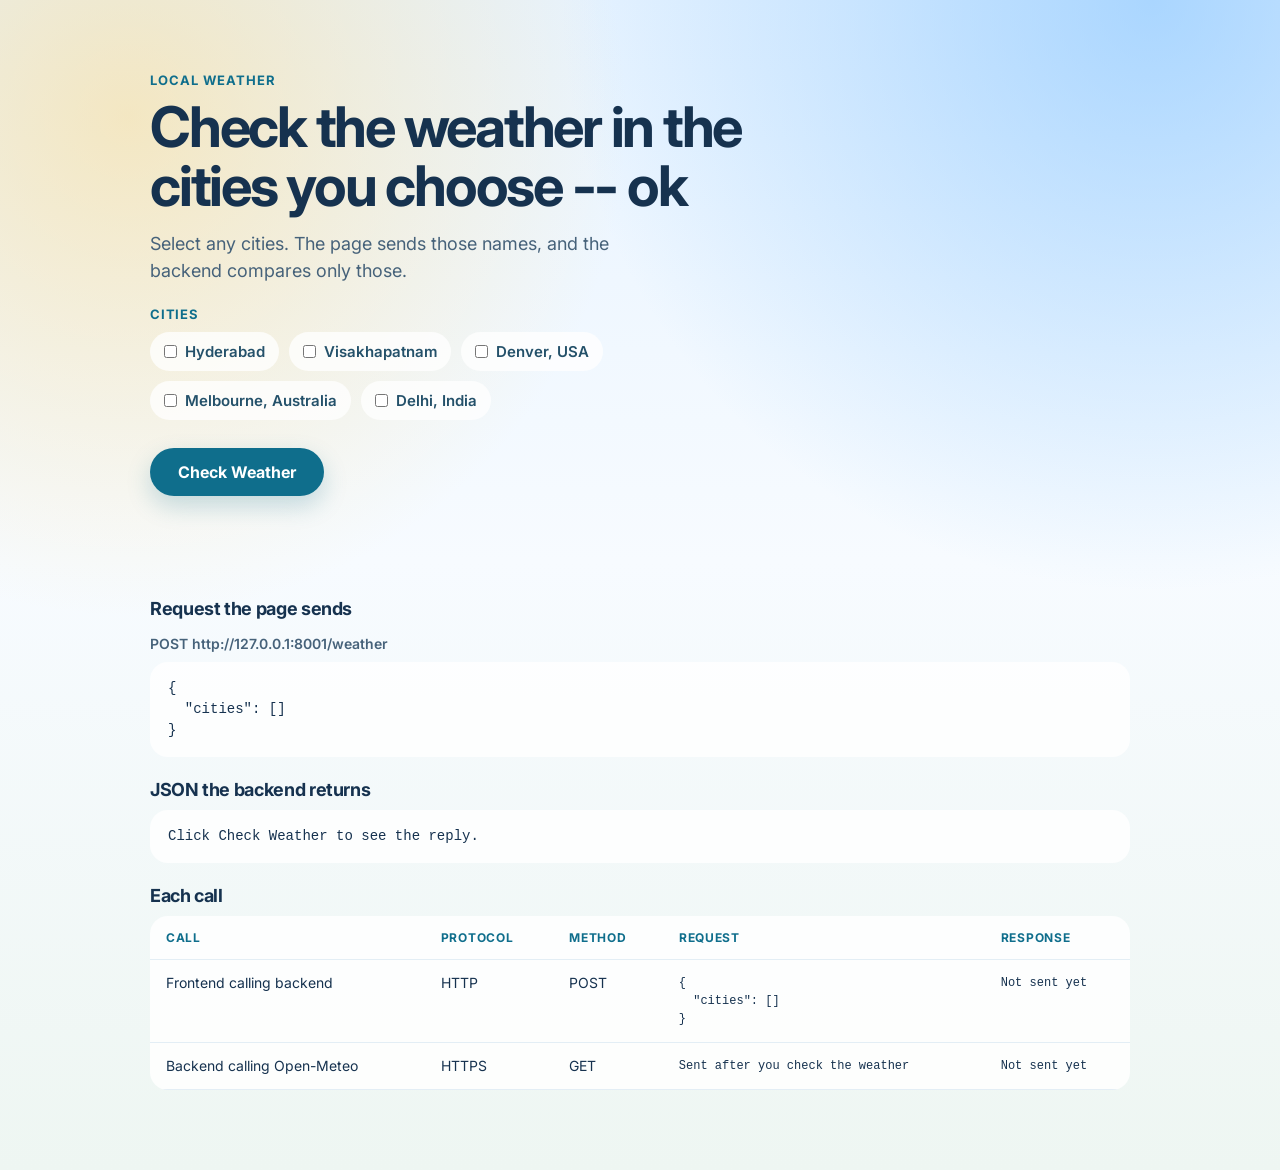
<file: weather/frontend/index.html>
<!DOCTYPE html>
<html lang="en">
<head>
    <meta charset="UTF-8">
    <meta http-equiv="refresh" content="0; url=weather.html">
    <title>Weather</title>
</head>
<body>
    <p><a href="weather.html">Open the weather page</a></p>
</body>
</html>
</file>
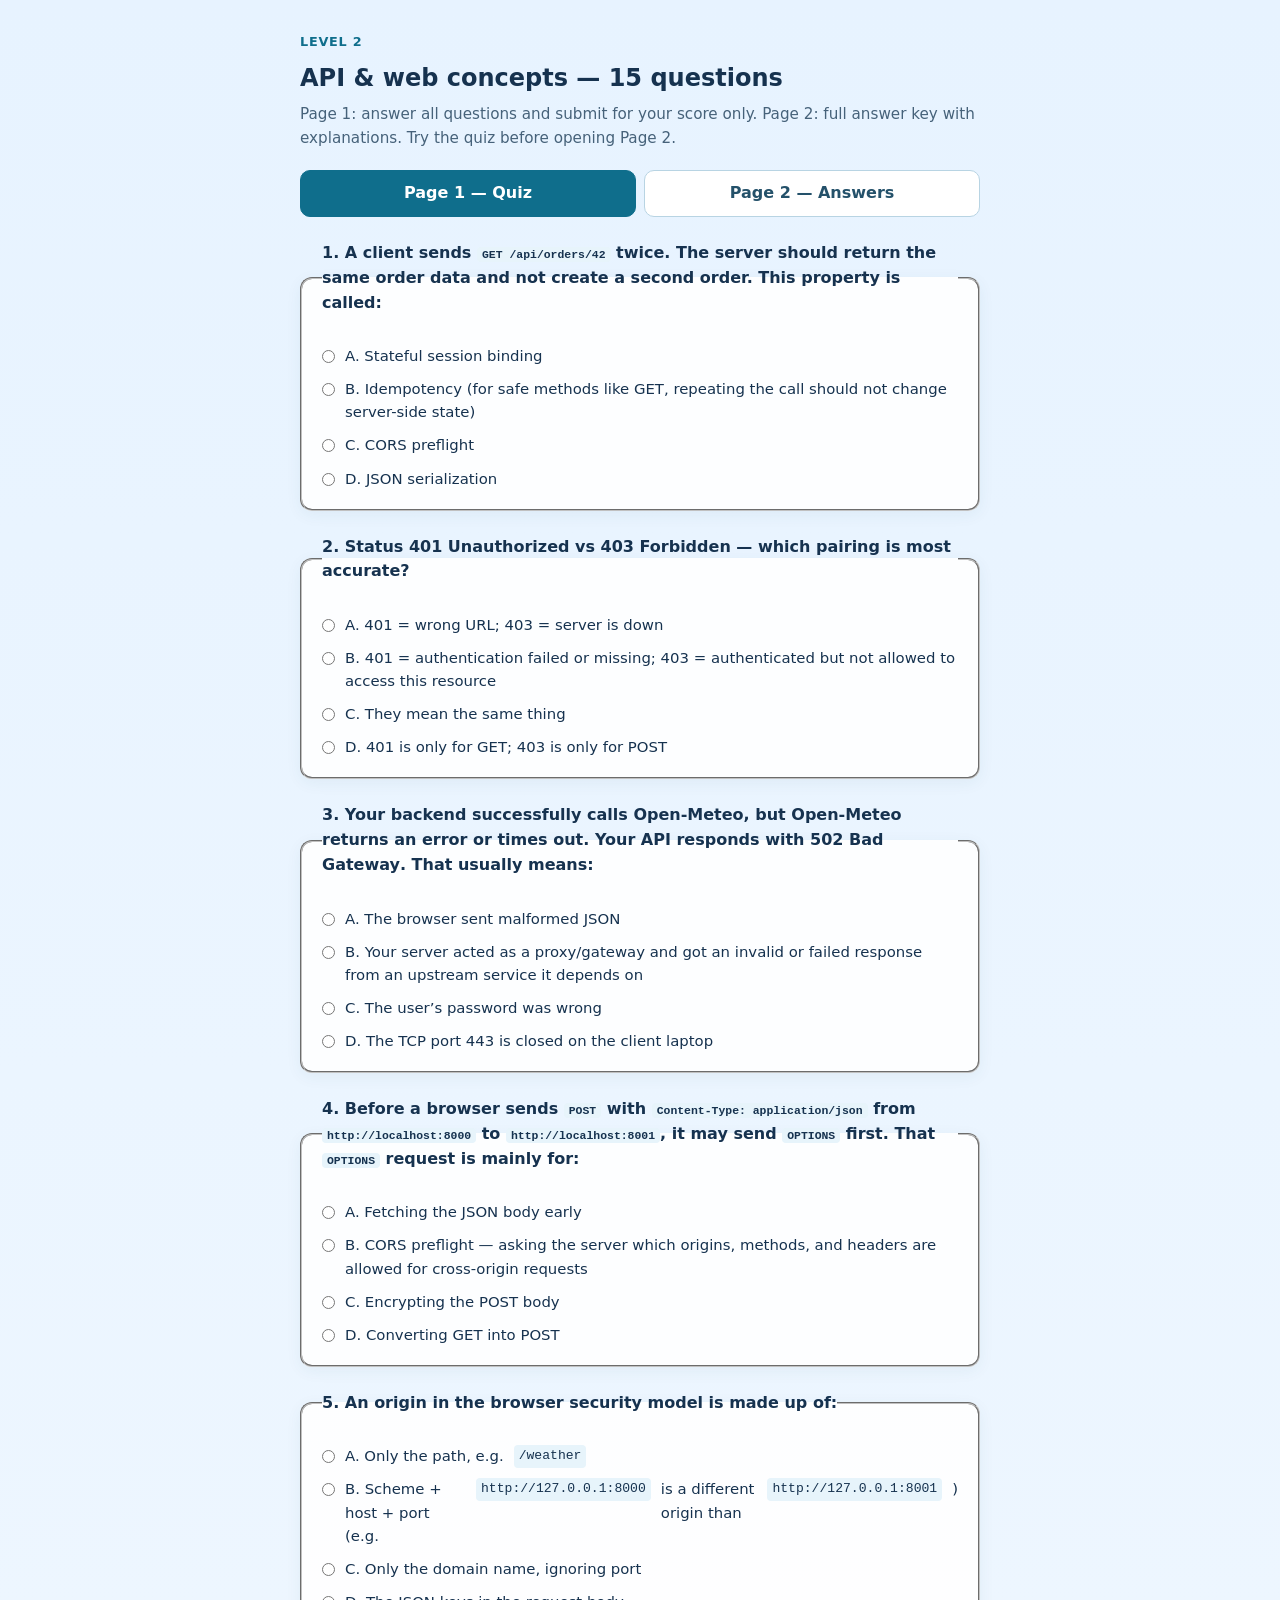
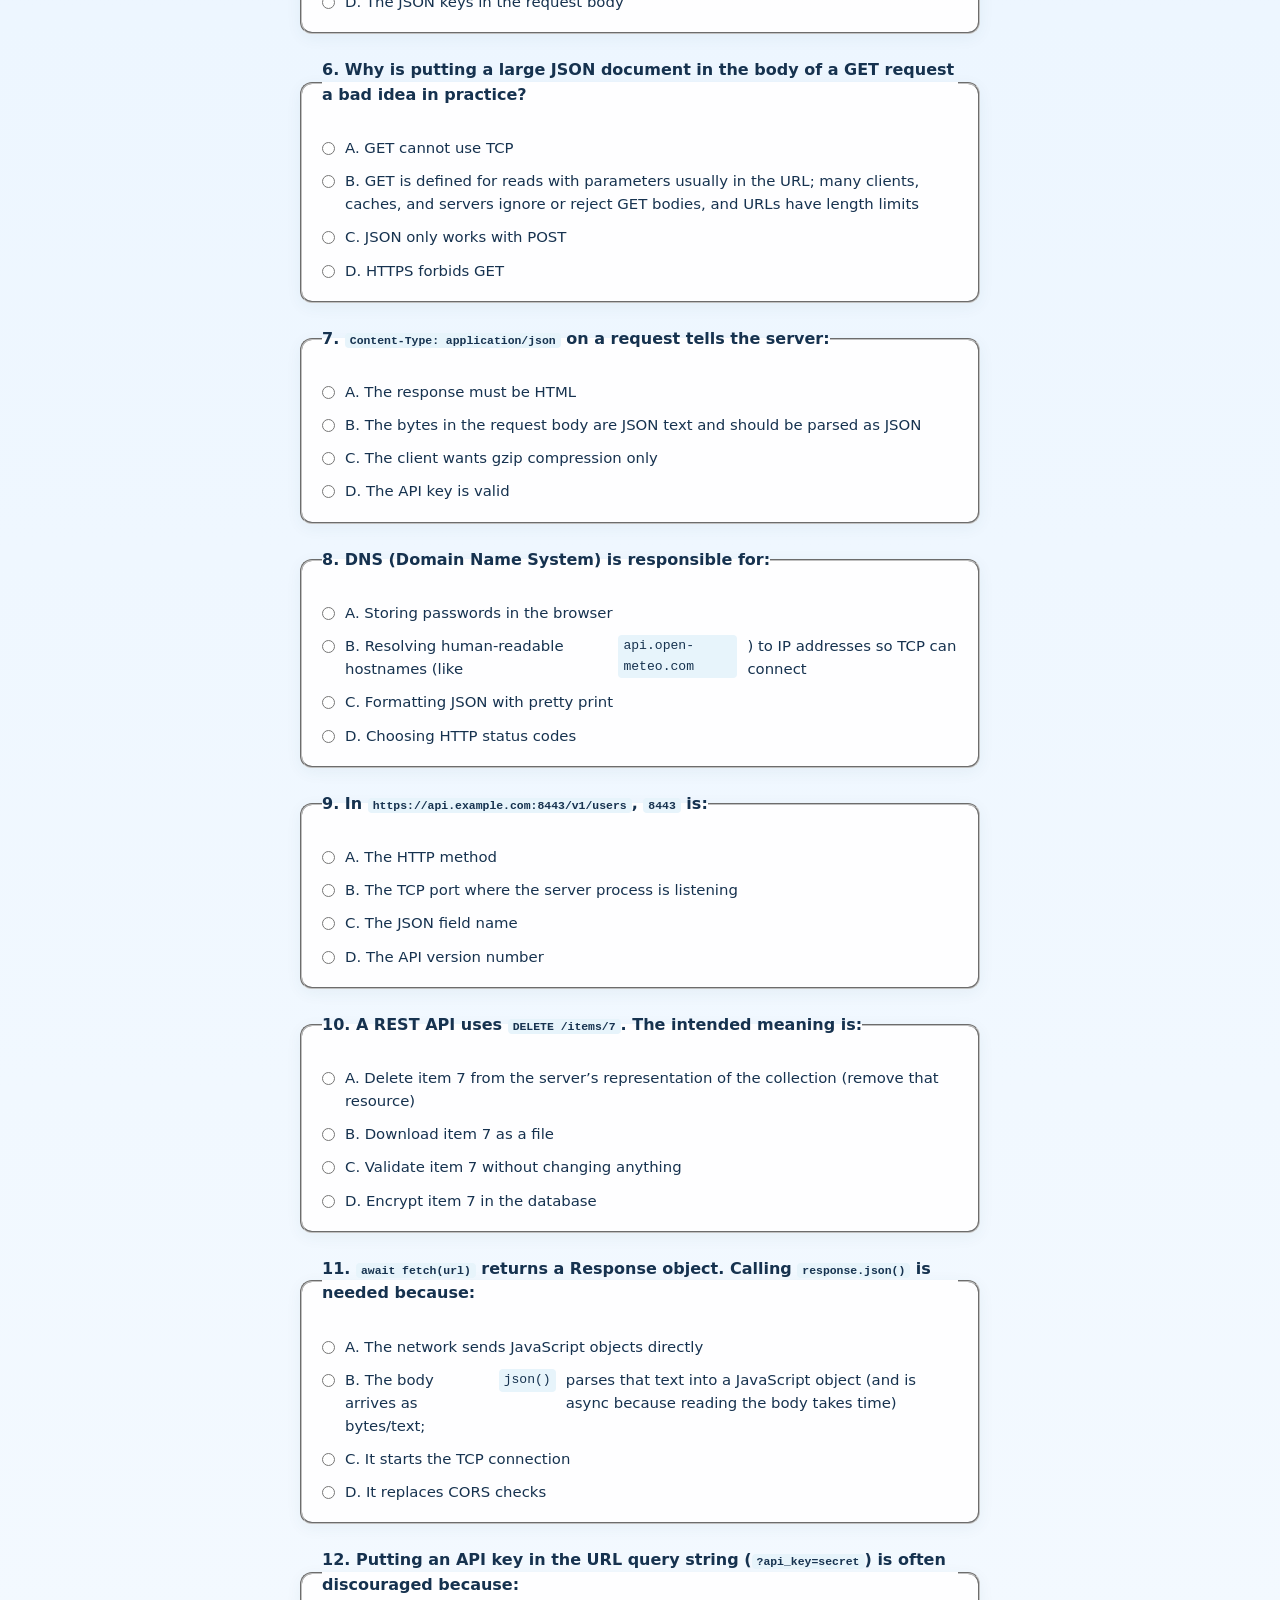
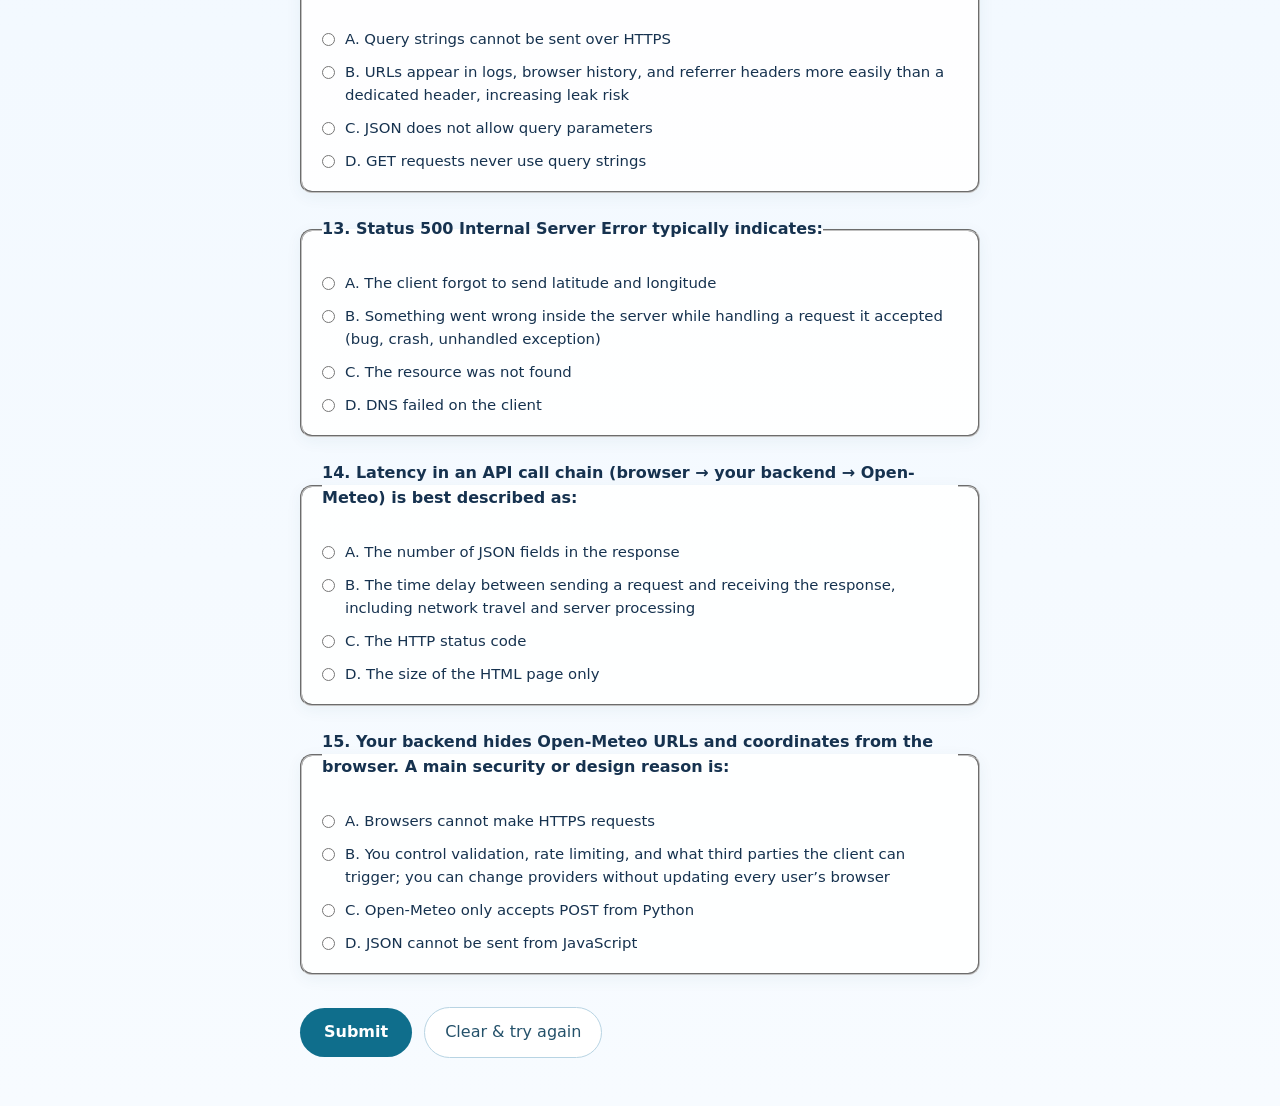
<file: api-concepts-quiz-2.html>
<!DOCTYPE html>
<html lang="en">
<head>
    <meta charset="UTF-8">
    <meta name="viewport" content="width=device-width, initial-scale=1.0">
    <title>API &amp; Web Concepts Quiz — Level 2</title>
    <style>
        * { box-sizing: border-box; margin: 0; padding: 0; }
        body {
            font-family: system-ui, -apple-system, "Segoe UI", sans-serif;
            line-height: 1.55;
            color: #16324f;
            background: linear-gradient(180deg, #e7f3ff 0%, #f7fbff 100%);
            min-height: 100vh;
            padding: 32px 16px 48px;
        }
        .wrap { max-width: 680px; margin: 0 auto; }
        h1 { font-size: 1.5rem; margin-bottom: 6px; }
        .level { color: #0f6e8c; font-size: 0.8rem; font-weight: 700; text-transform: uppercase; letter-spacing: 0.06em; margin-bottom: 8px; }
        .intro { color: #46627a; font-size: 0.95rem; margin-bottom: 20px; }
        .pager {
            display: flex;
            gap: 8px;
            margin-bottom: 24px;
        }
        .pager button {
            flex: 1;
            padding: 10px 16px;
            border: 1px solid #b8d4e3;
            border-radius: 10px;
            background: #fff;
            color: #24516a;
            font: inherit;
            font-weight: 600;
            cursor: pointer;
        }
        .pager button.active {
            background: #0f6e8c;
            border-color: #0f6e8c;
            color: #fff;
        }
        .page { display: none; }
        .page.active { display: block; }
        form { display: flex; flex-direction: column; gap: 24px; }
        .question {
            background: rgba(255, 255, 255, 0.92);
            border-radius: 12px;
            padding: 18px 20px;
            box-shadow: 0 4px 16px rgba(40, 80, 110, 0.06);
        }
        .question legend { font-weight: 600; margin-bottom: 12px; padding: 0; }
        .options { display: flex; flex-direction: column; gap: 10px; }
        .options label {
            display: flex;
            align-items: flex-start;
            gap: 10px;
            cursor: pointer;
            font-size: 0.93rem;
        }
        .options input { margin-top: 5px; flex-shrink: 0; }
        .actions {
            margin-top: 8px;
            display: flex;
            flex-wrap: wrap;
            gap: 12px;
            align-items: center;
        }
        button[type="submit"] {
            padding: 12px 24px;
            border: 0;
            border-radius: 999px;
            background: #0f6e8c;
            color: #fff;
            font: inherit;
            font-weight: 600;
            cursor: pointer;
        }
        button[type="submit"]:hover { background: #0c5b74; }
        button[type="reset"] {
            padding: 12px 20px;
            border: 1px solid #b8d4e3;
            border-radius: 999px;
            background: #fff;
            color: #24516a;
            font: inherit;
            cursor: pointer;
        }
        #result {
            display: none;
            margin-top: 20px;
            padding: 20px;
            border-radius: 12px;
            background: #fff;
            font-size: 1.1rem;
            font-weight: 600;
        }
        #result.visible { display: block; }
        #result .correct { color: #1a6b3a; }
        #result .wrong { color: #8a3b3b; }
        #result .hint {
            margin-top: 10px;
            font-size: 0.85rem;
            font-weight: 400;
            color: #5d7690;
        }
        .answer-list { display: flex; flex-direction: column; gap: 20px; }
        .answer-item {
            background: rgba(255, 255, 255, 0.92);
            border-radius: 12px;
            padding: 18px 20px;
            box-shadow: 0 4px 16px rgba(40, 80, 110, 0.06);
        }
        .answer-item h2 {
            font-size: 1rem;
            margin-bottom: 8px;
        }
        .answer-item .letter {
            display: inline-block;
            font-weight: 700;
            color: #0f6e8c;
            margin-right: 6px;
        }
        .answer-item p { font-size: 0.92rem; color: #3d5569; }
        code { font-size: 0.88em; background: #e7f4fb; padding: 1px 5px; border-radius: 4px; }
    </style>
</head>
<body>
    <div class="wrap">
        <p class="level">Level 2</p>
        <h1>API &amp; web concepts — 15 questions</h1>
        <p class="intro">Page 1: answer all questions and submit for your score only. Page 2: full answer key with explanations. Try the quiz before opening Page 2.</p>

        <nav class="pager" aria-label="Quiz pages">
            <button type="button" id="tab-quiz" class="active" aria-current="page">Page 1 — Quiz</button>
            <button type="button" id="tab-answers">Page 2 — Answers</button>
        </nav>

        <section id="page-quiz" class="page active" aria-labelledby="tab-quiz">
            <form id="quiz">
                <fieldset class="question">
                    <legend>1. A client sends <code>GET /api/orders/42</code> twice. The server should return the same order data and not create a second order. This property is called:</legend>
                    <div class="options">
                        <label><input type="radio" name="q1" value="A"> A. Stateful session binding</label>
                        <label><input type="radio" name="q1" value="B"> B. Idempotency (for safe methods like GET, repeating the call should not change server-side state)</label>
                        <label><input type="radio" name="q1" value="C"> C. CORS preflight</label>
                        <label><input type="radio" name="q1" value="D"> D. JSON serialization</label>
                    </div>
                </fieldset>

                <fieldset class="question">
                    <legend>2. Status <strong>401 Unauthorized</strong> vs <strong>403 Forbidden</strong> — which pairing is most accurate?</legend>
                    <div class="options">
                        <label><input type="radio" name="q2" value="A"> A. 401 = wrong URL; 403 = server is down</label>
                        <label><input type="radio" name="q2" value="B"> B. 401 = authentication failed or missing; 403 = authenticated but not allowed to access this resource</label>
                        <label><input type="radio" name="q2" value="C"> C. They mean the same thing</label>
                        <label><input type="radio" name="q2" value="D"> D. 401 is only for GET; 403 is only for POST</label>
                    </div>
                </fieldset>

                <fieldset class="question">
                    <legend>3. Your backend successfully calls Open-Meteo, but Open-Meteo returns an error or times out. Your API responds with <strong>502 Bad Gateway</strong>. That usually means:</legend>
                    <div class="options">
                        <label><input type="radio" name="q3" value="A"> A. The browser sent malformed JSON</label>
                        <label><input type="radio" name="q3" value="B"> B. Your server acted as a proxy/gateway and got an invalid or failed response from an upstream service it depends on</label>
                        <label><input type="radio" name="q3" value="C"> C. The user’s password was wrong</label>
                        <label><input type="radio" name="q3" value="D"> D. The TCP port 443 is closed on the client laptop</label>
                    </div>
                </fieldset>

                <fieldset class="question">
                    <legend>4. Before a browser sends <code>POST</code> with <code>Content-Type: application/json</code> from <code>http://localhost:8000</code> to <code>http://localhost:8001</code>, it may send <code>OPTIONS</code> first. That <code>OPTIONS</code> request is mainly for:</legend>
                    <div class="options">
                        <label><input type="radio" name="q4" value="A"> A. Fetching the JSON body early</label>
                        <label><input type="radio" name="q4" value="B"> B. CORS preflight — asking the server which origins, methods, and headers are allowed for cross-origin requests</label>
                        <label><input type="radio" name="q4" value="C"> C. Encrypting the POST body</label>
                        <label><input type="radio" name="q4" value="D"> D. Converting GET into POST</label>
                    </div>
                </fieldset>

                <fieldset class="question">
                    <legend>5. An <strong>origin</strong> in the browser security model is made up of:</legend>
                    <div class="options">
                        <label><input type="radio" name="q5" value="A"> A. Only the path, e.g. <code>/weather</code></label>
                        <label><input type="radio" name="q5" value="B"> B. Scheme + host + port (e.g. <code>http://127.0.0.1:8000</code> is a different origin than <code>http://127.0.0.1:8001</code>)</label>
                        <label><input type="radio" name="q5" value="C"> C. Only the domain name, ignoring port</label>
                        <label><input type="radio" name="q5" value="D"> D. The JSON keys in the request body</label>
                    </div>
                </fieldset>

                <fieldset class="question">
                    <legend>6. Why is putting a large JSON document in the body of a <strong>GET</strong> request a bad idea in practice?</legend>
                    <div class="options">
                        <label><input type="radio" name="q6" value="A"> A. GET cannot use TCP</label>
                        <label><input type="radio" name="q6" value="B"> B. GET is defined for reads with parameters usually in the URL; many clients, caches, and servers ignore or reject GET bodies, and URLs have length limits</label>
                        <label><input type="radio" name="q6" value="C"> C. JSON only works with POST</label>
                        <label><input type="radio" name="q6" value="D"> D. HTTPS forbids GET</label>
                    </div>
                </fieldset>

                <fieldset class="question">
                    <legend>7. <code>Content-Type: application/json</code> on a request tells the server:</legend>
                    <div class="options">
                        <label><input type="radio" name="q7" value="A"> A. The response must be HTML</label>
                        <label><input type="radio" name="q7" value="B"> B. The bytes in the request body are JSON text and should be parsed as JSON</label>
                        <label><input type="radio" name="q7" value="C"> C. The client wants gzip compression only</label>
                        <label><input type="radio" name="q7" value="D"> D. The API key is valid</label>
                    </div>
                </fieldset>

                <fieldset class="question">
                    <legend>8. DNS (Domain Name System) is responsible for:</legend>
                    <div class="options">
                        <label><input type="radio" name="q8" value="A"> A. Storing passwords in the browser</label>
                        <label><input type="radio" name="q8" value="B"> B. Resolving human-readable hostnames (like <code>api.open-meteo.com</code>) to IP addresses so TCP can connect</label>
                        <label><input type="radio" name="q8" value="C"> C. Formatting JSON with pretty print</label>
                        <label><input type="radio" name="q8" value="D"> D. Choosing HTTP status codes</label>
                    </div>
                </fieldset>

                <fieldset class="question">
                    <legend>9. In <code>https://api.example.com:8443/v1/users</code>, <code>8443</code> is:</legend>
                    <div class="options">
                        <label><input type="radio" name="q9" value="A"> A. The HTTP method</label>
                        <label><input type="radio" name="q9" value="B"> B. The TCP port where the server process is listening</label>
                        <label><input type="radio" name="q9" value="C"> C. The JSON field name</label>
                        <label><input type="radio" name="q9" value="D"> D. The API version number</label>
                    </div>
                </fieldset>

                <fieldset class="question">
                    <legend>10. A REST API uses <code>DELETE /items/7</code>. The intended meaning is:</legend>
                    <div class="options">
                        <label><input type="radio" name="q10" value="A"> A. Delete item 7 from the server’s representation of the collection (remove that resource)</label>
                        <label><input type="radio" name="q10" value="B"> B. Download item 7 as a file</label>
                        <label><input type="radio" name="q10" value="C"> C. Validate item 7 without changing anything</label>
                        <label><input type="radio" name="q10" value="D"> D. Encrypt item 7 in the database</label>
                    </div>
                </fieldset>

                <fieldset class="question">
                    <legend>11. <code>await fetch(url)</code> returns a Response object. Calling <code>response.json()</code> is needed because:</legend>
                    <div class="options">
                        <label><input type="radio" name="q11" value="A"> A. The network sends JavaScript objects directly</label>
                        <label><input type="radio" name="q11" value="B"> B. The body arrives as bytes/text; <code>json()</code> parses that text into a JavaScript object (and is async because reading the body takes time)</label>
                        <label><input type="radio" name="q11" value="C"> C. It starts the TCP connection</label>
                        <label><input type="radio" name="q11" value="D"> D. It replaces CORS checks</label>
                    </div>
                </fieldset>

                <fieldset class="question">
                    <legend>12. Putting an API key in the URL query string (<code>?api_key=secret</code>) is often discouraged because:</legend>
                    <div class="options">
                        <label><input type="radio" name="q12" value="A"> A. Query strings cannot be sent over HTTPS</label>
                        <label><input type="radio" name="q12" value="B"> B. URLs appear in logs, browser history, and referrer headers more easily than a dedicated header, increasing leak risk</label>
                        <label><input type="radio" name="q12" value="C"> C. JSON does not allow query parameters</label>
                        <label><input type="radio" name="q12" value="D"> D. GET requests never use query strings</label>
                    </div>
                </fieldset>

                <fieldset class="question">
                    <legend>13. Status <strong>500 Internal Server Error</strong> typically indicates:</legend>
                    <div class="options">
                        <label><input type="radio" name="q13" value="A"> A. The client forgot to send latitude and longitude</label>
                        <label><input type="radio" name="q13" value="B"> B. Something went wrong inside the server while handling a request it accepted (bug, crash, unhandled exception)</label>
                        <label><input type="radio" name="q13" value="C"> C. The resource was not found</label>
                        <label><input type="radio" name="q13" value="D"> D. DNS failed on the client</label>
                    </div>
                </fieldset>

                <fieldset class="question">
                    <legend>14. <strong>Latency</strong> in an API call chain (browser → your backend → Open-Meteo) is best described as:</legend>
                    <div class="options">
                        <label><input type="radio" name="q14" value="A"> A. The number of JSON fields in the response</label>
                        <label><input type="radio" name="q14" value="B"> B. The time delay between sending a request and receiving the response, including network travel and server processing</label>
                        <label><input type="radio" name="q14" value="C"> C. The HTTP status code</label>
                        <label><input type="radio" name="q14" value="D"> D. The size of the HTML page only</label>
                    </div>
                </fieldset>

                <fieldset class="question">
                    <legend>15. Your backend hides Open-Meteo URLs and coordinates from the browser. A main security or design reason is:</legend>
                    <div class="options">
                        <label><input type="radio" name="q15" value="A"> A. Browsers cannot make HTTPS requests</label>
                        <label><input type="radio" name="q15" value="B"> B. You control validation, rate limiting, and what third parties the client can trigger; you can change providers without updating every user’s browser</label>
                        <label><input type="radio" name="q15" value="C"> C. Open-Meteo only accepts POST from Python</label>
                        <label><input type="radio" name="q15" value="D"> D. JSON cannot be sent from JavaScript</label>
                    </div>
                </fieldset>

                <div class="actions">
                    <button type="submit">Submit</button>
                    <button type="reset">Clear &amp; try again</button>
                </div>
            </form>

            <div id="result" role="status" aria-live="polite"></div>
        </section>

        <section id="page-answers" class="page" aria-labelledby="tab-answers">
            <div class="answer-list">
                <article class="answer-item">
                    <h2>1. Idempotency and safe methods</h2>
                    <p><span class="letter">B</span> <strong>Correct.</strong> Idempotent means calling the operation multiple times has the same effect as calling it once. GET (and HEAD) are “safe”: they should not change server state. POST often creates new resources each time, so repeating it may not be idempotent unless the API is designed that way.</p>
                </article>
                <article class="answer-item">
                    <h2>2. 401 vs 403</h2>
                    <p><span class="letter">B</span> <strong>Correct.</strong> 401 says “who are you?” — missing or invalid credentials. 403 says “I know who you are, but you may not do this” — authorization failed. Interviews love this distinction.</p>
                </article>
                <article class="answer-item">
                    <h2>3. 502 Bad Gateway</h2>
                    <p><span class="letter">B</span> <strong>Correct.</strong> Your server is the gateway: it called another service (Open-Meteo) and could not get a good response. That is different from 500 (your own code broke) and 400 (the client sent bad input).</p>
                </article>
                <article class="answer-item">
                    <h2>4. OPTIONS and CORS preflight</h2>
                    <p><span class="letter">B</span> <strong>Correct.</strong> Cross-origin requests with certain methods or headers trigger a preflight OPTIONS request. The server answers with allowed origins and methods; the browser then sends the real POST if allowed.</p>
                </article>
                <article class="answer-item">
                    <h2>5. Origin</h2>
                    <p><span class="letter">B</span> <strong>Correct.</strong> Same host but different port = different origin. That is why your frontend on 8000 calling the backend on 8001 needs CORS headers on the backend.</p>
                </article>
                <article class="answer-item">
                    <h2>6. GET and request bodies</h2>
                    <p><span class="letter">B</span> <strong>Correct.</strong> REST convention puts read parameters in the query string. Caches and tools assume GET is safe and repeatable; bodies on GET are undefined in practice and break expectations.</p>
                </article>
                <article class="answer-item">
                    <h2>7. Content-Type</h2>
                    <p><span class="letter">B</span> <strong>Correct.</strong> Headers describe the message. Content-Type on the request tells the server how to interpret the body. On the response, it tells the client what the body is (often application/json).</p>
                </article>
                <article class="answer-item">
                    <h2>8. DNS</h2>
                    <p><span class="letter">B</span> <strong>Correct.</strong> TCP needs an IP address. DNS maps names to IPs. HTTP and JSON sit above TCP; they do not replace DNS.</p>
                </article>
                <article class="answer-item">
                    <h2>9. Port number</h2>
                    <p><span class="letter">B</span> <strong>Correct.</strong> A host can run many services; the port selects which process accepts the connection. Default HTTPS is 443; your local backend might use 8001.</p>
                </article>
                <article class="answer-item">
                    <h2>10. DELETE in REST</h2>
                    <p><span class="letter">A</span> <strong>Correct.</strong> HTTP verbs suggest intent: GET read, POST create/submit, PUT/PATCH update, DELETE remove. The path identifies which resource.</p>
                </article>
                <article class="answer-item">
                    <h2>11. fetch and json()</h2>
                    <p><span class="letter">B</span> <strong>Correct.</strong> fetch gives you headers and status immediately; the body is a stream you read once. json() parses UTF-8 text into objects. Check response.ok or status before assuming success.</p>
                </article>
                <article class="answer-item">
                    <h2>12. API keys in URLs</h2>
                    <p><span class="letter">B</span> <strong>Correct.</strong> Secrets in URLs leak via server logs, proxies, and browser history. Headers like Authorization or a custom API-key header are common alternatives.</p>
                </article>
                <article class="answer-item">
                    <h2>13. 500 Internal Server Error</h2>
                    <p><span class="letter">B</span> <strong>Correct.</strong> The request reached the server and looked valid enough to process, but the server failed internally. Fix the server code or dependencies; do not blame the client format unless you also return 400.</p>
                </article>
                <article class="answer-item">
                    <h2>14. Latency</h2>
                    <p><span class="letter">B</span> <strong>Correct.</strong> Each hop (browser → backend → Open-Meteo) adds round-trip time and processing. Calling Open-Meteo once per city multiplies that work — a common design tradeoff.</p>
                </article>
                <article class="answer-item">
                    <h2>15. Backend as BFF / gateway</h2>
                    <p><span class="letter">B</span> <strong>Correct.</strong> The backend is a boundary: it enforces rules, hides upstream details, and keeps the frontend simple. This matches your weather app architecture.</p>
                </article>
            </div>
        </section>
    </div>

    <script>
        const answers = {
            q1: "B", q2: "B", q3: "B", q4: "B", q5: "B",
            q6: "B", q7: "B", q8: "B", q9: "B", q10: "A",
            q11: "B", q12: "B", q13: "B", q14: "B", q15: "B"
        };
        const total = Object.keys(answers).length;
        const form = document.getElementById("quiz");
        const resultEl = document.getElementById("result");
        const pageQuiz = document.getElementById("page-quiz");
        const pageAnswers = document.getElementById("page-answers");
        const tabQuiz = document.getElementById("tab-quiz");
        const tabAnswers = document.getElementById("tab-answers");

        function showPage(which) {
            const quiz = which === "quiz";
            pageQuiz.classList.toggle("active", quiz);
            pageAnswers.classList.toggle("active", !quiz);
            tabQuiz.classList.toggle("active", quiz);
            tabAnswers.classList.toggle("active", !quiz);
            tabQuiz.setAttribute("aria-current", quiz ? "page" : null);
            tabAnswers.setAttribute("aria-current", quiz ? null : "page");
        }

        tabQuiz.addEventListener("click", function () { showPage("quiz"); });
        tabAnswers.addEventListener("click", function () { showPage("answers"); });

        form.addEventListener("submit", function (event) {
            event.preventDefault();
            let correct = 0;
            let answered = 0;

            for (const name of Object.keys(answers)) {
                const picked = form.elements[name];
                if (picked && picked.value) {
                    answered += 1;
                    if (picked.value === answers[name]) {
                        correct += 1;
                    }
                }
            }

            const incorrect = answered - correct;
            const skipped = total - answered;

            let html = "<span class=\"correct\">Correct: " + correct + " / " + total + "</span><br>"
                + "<span class=\"wrong\">Incorrect: " + incorrect + "</span>";
            if (skipped > 0) {
                html += "<br><span class=\"wrong\">Unanswered: " + skipped + "</span>";
            }
            html += "<p class=\"hint\">Scores do not show which questions were wrong. Open <strong>Page 2 — Answers</strong> to review explanations.</p>";
            resultEl.innerHTML = html;
            resultEl.classList.add("visible");
            resultEl.scrollIntoView({ behavior: "smooth", block: "nearest" });
        });

        form.addEventListener("reset", function () {
            resultEl.classList.remove("visible");
            resultEl.innerHTML = "";
        });
    </script>
</body>
</html>
</file>
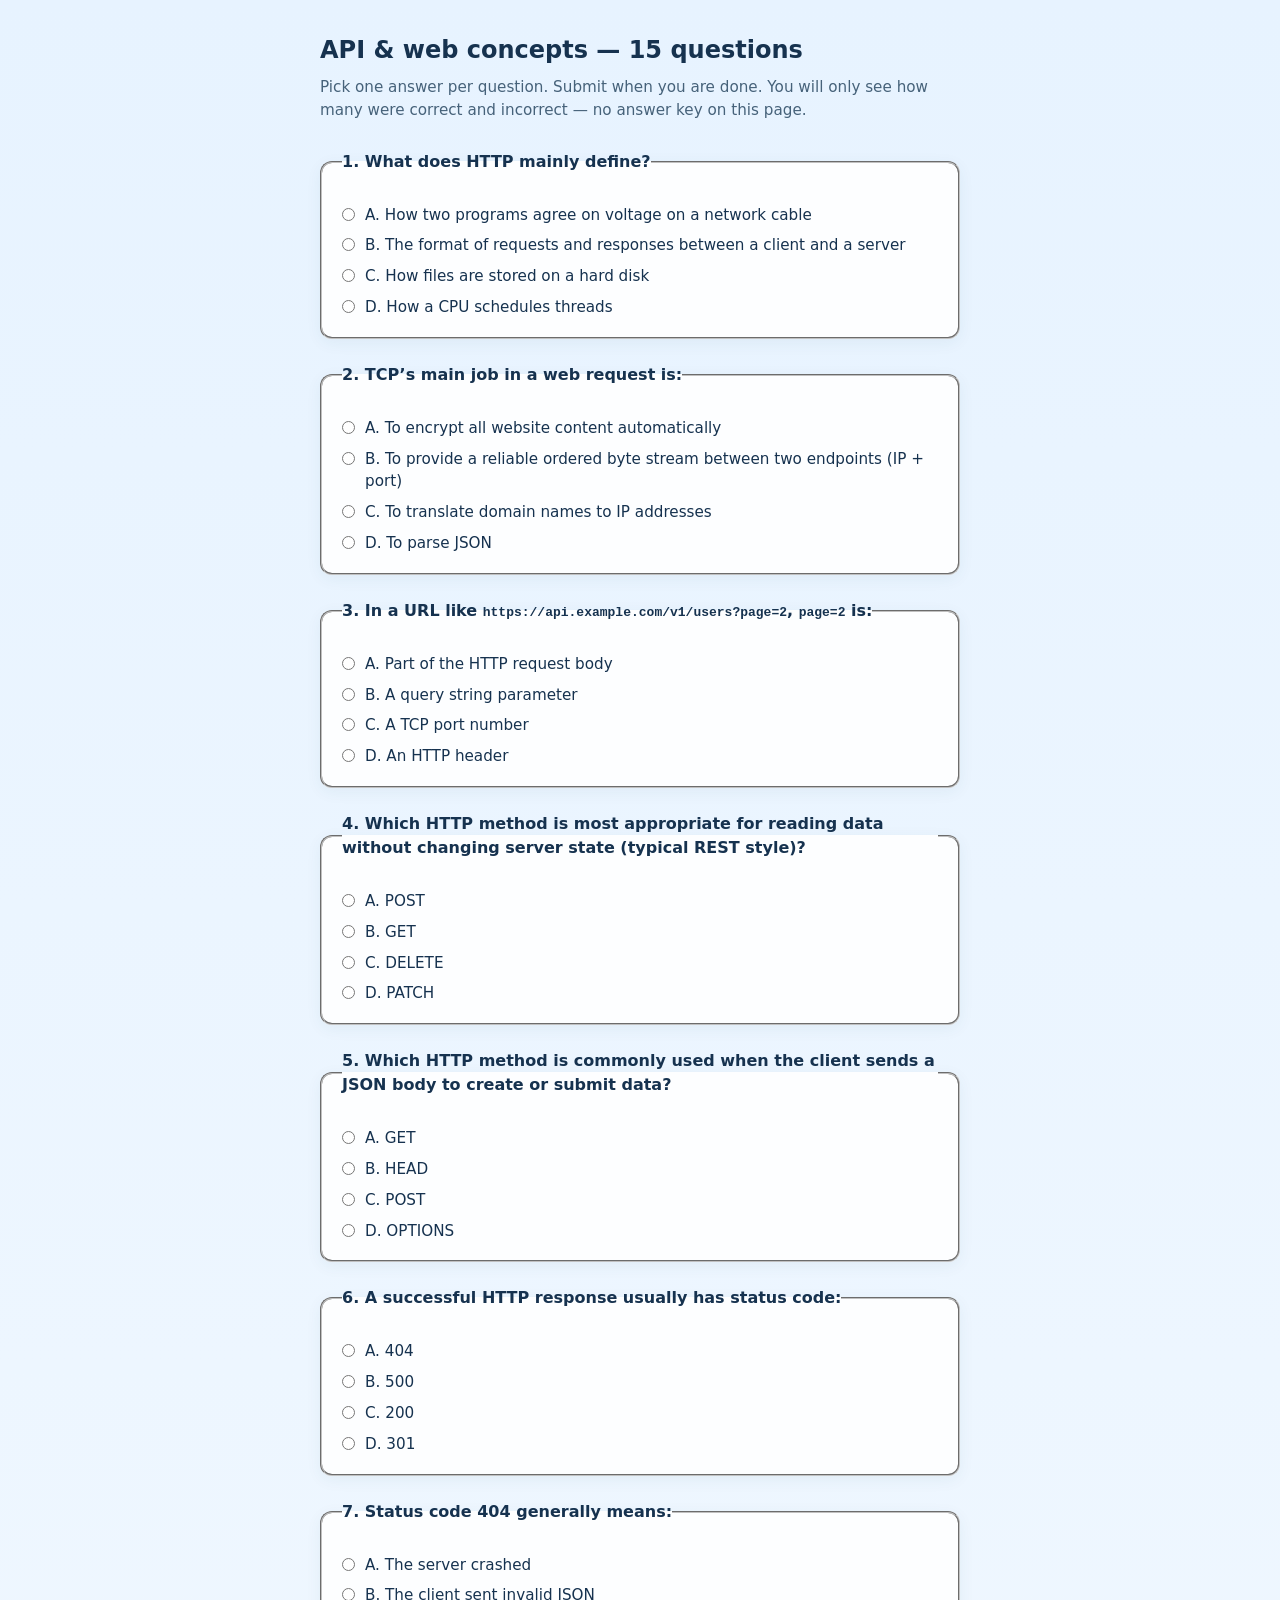
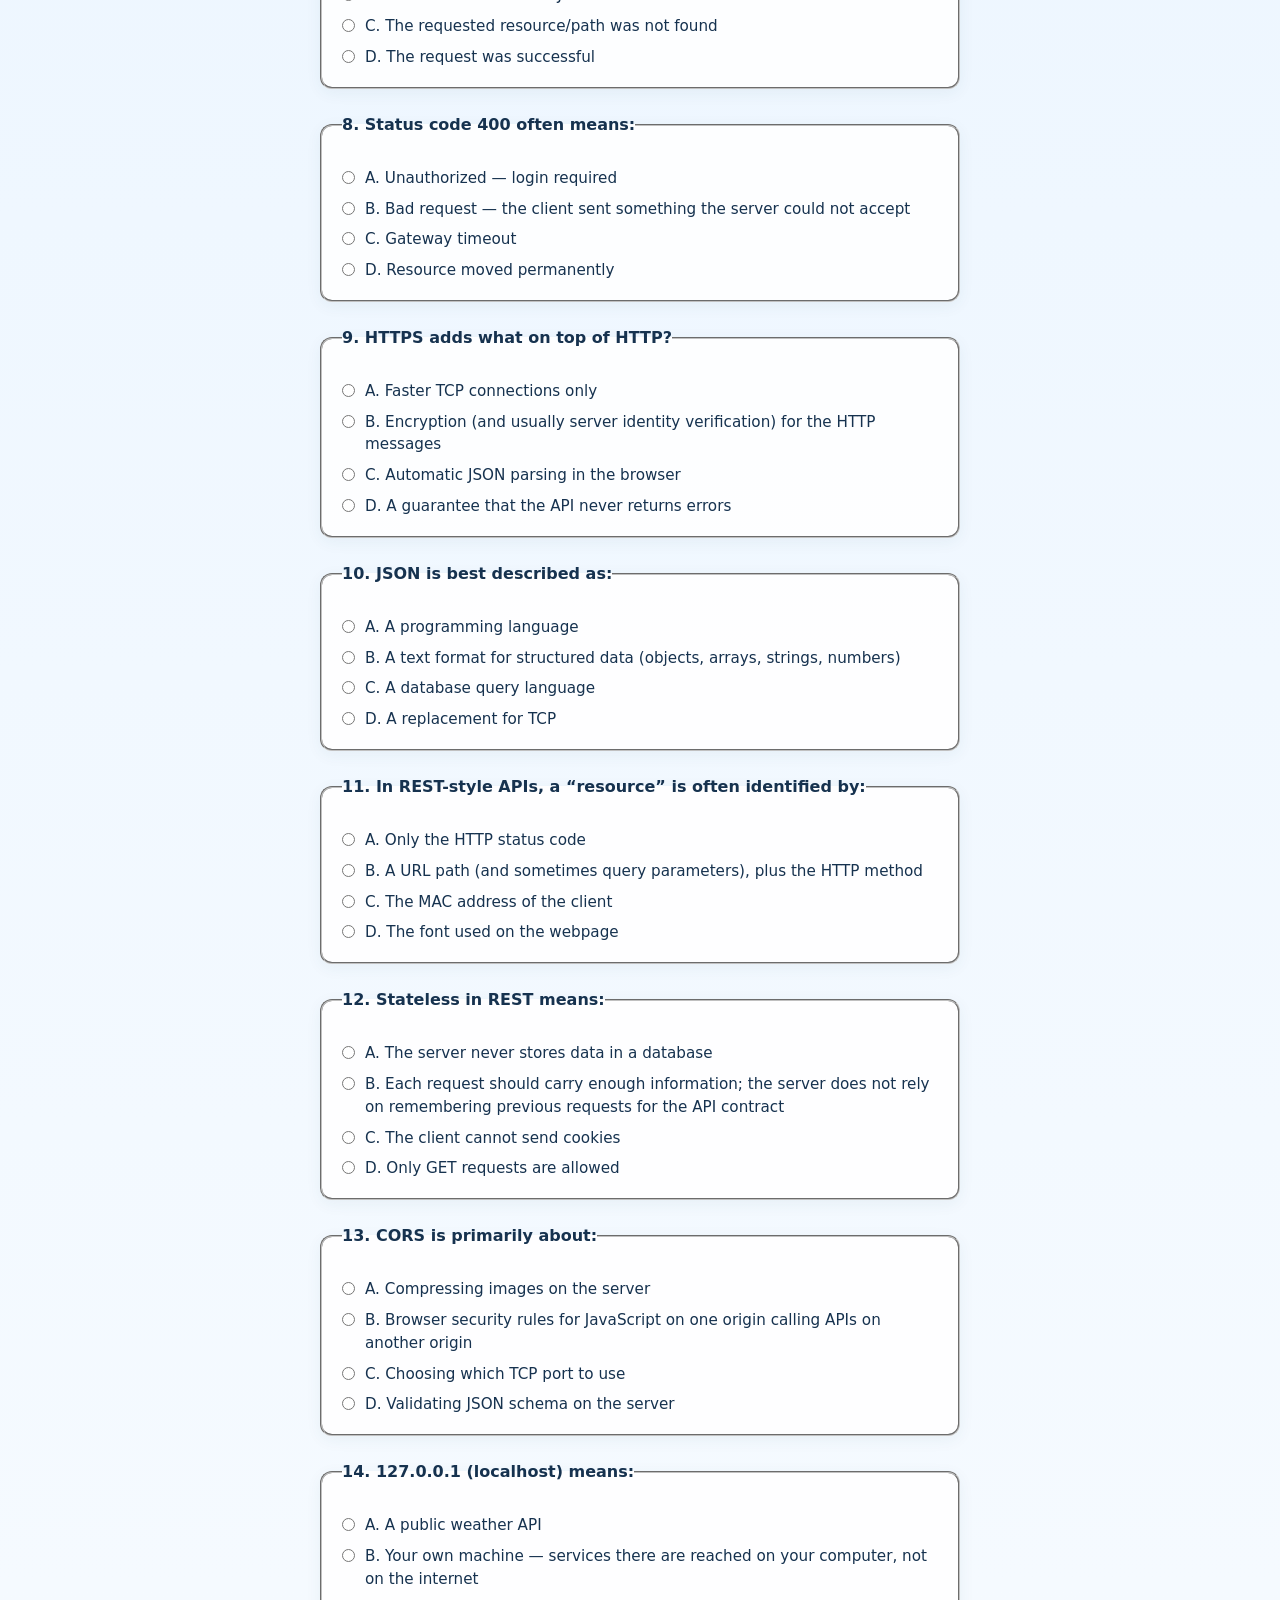
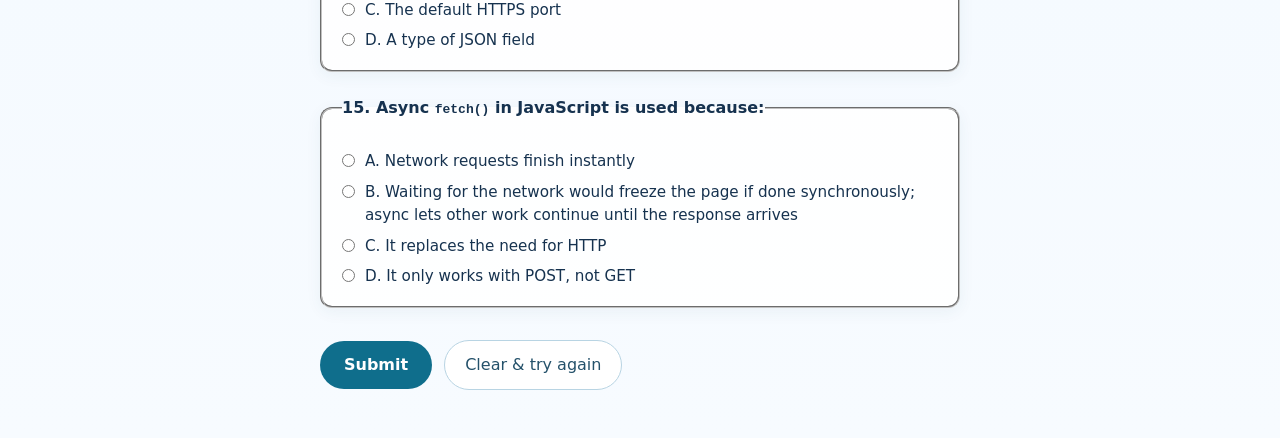
<file: api-concepts-quiz.html>
<!DOCTYPE html>
<html lang="en">
<head>
    <meta charset="UTF-8">
    <meta name="viewport" content="width=device-width, initial-scale=1.0">
    <title>API &amp; Web Concepts Quiz</title>
    <style>
        * { box-sizing: border-box; margin: 0; padding: 0; }
        body {
            font-family: system-ui, -apple-system, "Segoe UI", sans-serif;
            line-height: 1.5;
            color: #16324f;
            background: linear-gradient(180deg, #e7f3ff 0%, #f7fbff 100%);
            min-height: 100vh;
            padding: 32px 16px 48px;
        }
        .wrap {
            max-width: 640px;
            margin: 0 auto;
        }
        h1 {
            font-size: 1.5rem;
            margin-bottom: 8px;
        }
        .intro {
            color: #46627a;
            font-size: 0.95rem;
            margin-bottom: 28px;
        }
        form { display: flex; flex-direction: column; gap: 24px; }
        .question {
            background: rgba(255, 255, 255, 0.9);
            border-radius: 12px;
            padding: 18px 20px;
            box-shadow: 0 4px 16px rgba(40, 80, 110, 0.06);
        }
        .question legend {
            font-weight: 600;
            margin-bottom: 12px;
            padding: 0;
        }
        .options { display: flex; flex-direction: column; gap: 8px; }
        .options label {
            display: flex;
            align-items: flex-start;
            gap: 10px;
            cursor: pointer;
            font-size: 0.95rem;
        }
        .options input { margin-top: 4px; flex-shrink: 0; }
        .actions {
            margin-top: 8px;
            display: flex;
            flex-wrap: wrap;
            gap: 12px;
            align-items: center;
        }
        button[type="submit"] {
            padding: 12px 24px;
            border: 0;
            border-radius: 999px;
            background: #0f6e8c;
            color: #fff;
            font: inherit;
            font-weight: 600;
            cursor: pointer;
        }
        button[type="submit"]:hover { background: #0c5b74; }
        button[type="reset"] {
            padding: 12px 20px;
            border: 1px solid #b8d4e3;
            border-radius: 999px;
            background: #fff;
            color: #24516a;
            font: inherit;
            cursor: pointer;
        }
        #result {
            display: none;
            margin-top: 20px;
            padding: 20px;
            border-radius: 12px;
            background: #fff;
            font-size: 1.1rem;
            font-weight: 600;
        }
        #result.visible { display: block; }
        #result .correct { color: #1a6b3a; }
        #result .wrong { color: #8a3b3b; }
        #result .hint {
            margin-top: 10px;
            font-size: 0.85rem;
            font-weight: 400;
            color: #5d7690;
        }
    </style>
</head>
<body>
    <div class="wrap">
        <h1>API &amp; web concepts — 15 questions</h1>
        <p class="intro">Pick one answer per question. Submit when you are done. You will only see how many were correct and incorrect — no answer key on this page.</p>

        <form id="quiz">
            <fieldset class="question">
                <legend>1. What does HTTP mainly define?</legend>
                <div class="options">
                    <label><input type="radio" name="q1" value="A"> A. How two programs agree on voltage on a network cable</label>
                    <label><input type="radio" name="q1" value="B"> B. The format of requests and responses between a client and a server</label>
                    <label><input type="radio" name="q1" value="C"> C. How files are stored on a hard disk</label>
                    <label><input type="radio" name="q1" value="D"> D. How a CPU schedules threads</label>
                </div>
            </fieldset>

            <fieldset class="question">
                <legend>2. TCP’s main job in a web request is:</legend>
                <div class="options">
                    <label><input type="radio" name="q2" value="A"> A. To encrypt all website content automatically</label>
                    <label><input type="radio" name="q2" value="B"> B. To provide a reliable ordered byte stream between two endpoints (IP + port)</label>
                    <label><input type="radio" name="q2" value="C"> C. To translate domain names to IP addresses</label>
                    <label><input type="radio" name="q2" value="D"> D. To parse JSON</label>
                </div>
            </fieldset>

            <fieldset class="question">
                <legend>3. In a URL like <code>https://api.example.com/v1/users?page=2</code>, <code>page=2</code> is:</legend>
                <div class="options">
                    <label><input type="radio" name="q3" value="A"> A. Part of the HTTP request body</label>
                    <label><input type="radio" name="q3" value="B"> B. A query string parameter</label>
                    <label><input type="radio" name="q3" value="C"> C. A TCP port number</label>
                    <label><input type="radio" name="q3" value="D"> D. An HTTP header</label>
                </div>
            </fieldset>

            <fieldset class="question">
                <legend>4. Which HTTP method is most appropriate for <strong>reading</strong> data without changing server state (typical REST style)?</legend>
                <div class="options">
                    <label><input type="radio" name="q4" value="A"> A. POST</label>
                    <label><input type="radio" name="q4" value="B"> B. GET</label>
                    <label><input type="radio" name="q4" value="C"> C. DELETE</label>
                    <label><input type="radio" name="q4" value="D"> D. PATCH</label>
                </div>
            </fieldset>

            <fieldset class="question">
                <legend>5. Which HTTP method is commonly used when the client sends a <strong>JSON body</strong> to create or submit data?</legend>
                <div class="options">
                    <label><input type="radio" name="q5" value="A"> A. GET</label>
                    <label><input type="radio" name="q5" value="B"> B. HEAD</label>
                    <label><input type="radio" name="q5" value="C"> C. POST</label>
                    <label><input type="radio" name="q5" value="D"> D. OPTIONS</label>
                </div>
            </fieldset>

            <fieldset class="question">
                <legend>6. A successful HTTP response usually has status code:</legend>
                <div class="options">
                    <label><input type="radio" name="q6" value="A"> A. 404</label>
                    <label><input type="radio" name="q6" value="B"> B. 500</label>
                    <label><input type="radio" name="q6" value="C"> C. 200</label>
                    <label><input type="radio" name="q6" value="D"> D. 301</label>
                </div>
            </fieldset>

            <fieldset class="question">
                <legend>7. Status code <strong>404</strong> generally means:</legend>
                <div class="options">
                    <label><input type="radio" name="q7" value="A"> A. The server crashed</label>
                    <label><input type="radio" name="q7" value="B"> B. The client sent invalid JSON</label>
                    <label><input type="radio" name="q7" value="C"> C. The requested resource/path was not found</label>
                    <label><input type="radio" name="q7" value="D"> D. The request was successful</label>
                </div>
            </fieldset>

            <fieldset class="question">
                <legend>8. Status code <strong>400</strong> often means:</legend>
                <div class="options">
                    <label><input type="radio" name="q8" value="A"> A. Unauthorized — login required</label>
                    <label><input type="radio" name="q8" value="B"> B. Bad request — the client sent something the server could not accept</label>
                    <label><input type="radio" name="q8" value="C"> C. Gateway timeout</label>
                    <label><input type="radio" name="q8" value="D"> D. Resource moved permanently</label>
                </div>
            </fieldset>

            <fieldset class="question">
                <legend>9. <strong>HTTPS</strong> adds what on top of HTTP?</legend>
                <div class="options">
                    <label><input type="radio" name="q9" value="A"> A. Faster TCP connections only</label>
                    <label><input type="radio" name="q9" value="B"> B. Encryption (and usually server identity verification) for the HTTP messages</label>
                    <label><input type="radio" name="q9" value="C"> C. Automatic JSON parsing in the browser</label>
                    <label><input type="radio" name="q9" value="D"> D. A guarantee that the API never returns errors</label>
                </div>
            </fieldset>

            <fieldset class="question">
                <legend>10. <strong>JSON</strong> is best described as:</legend>
                <div class="options">
                    <label><input type="radio" name="q10" value="A"> A. A programming language</label>
                    <label><input type="radio" name="q10" value="B"> B. A text format for structured data (objects, arrays, strings, numbers)</label>
                    <label><input type="radio" name="q10" value="C"> C. A database query language</label>
                    <label><input type="radio" name="q10" value="D"> D. A replacement for TCP</label>
                </div>
            </fieldset>

            <fieldset class="question">
                <legend>11. In REST-style APIs, a “resource” is often identified by:</legend>
                <div class="options">
                    <label><input type="radio" name="q11" value="A"> A. Only the HTTP status code</label>
                    <label><input type="radio" name="q11" value="B"> B. A URL path (and sometimes query parameters), plus the HTTP method</label>
                    <label><input type="radio" name="q11" value="C"> C. The MAC address of the client</label>
                    <label><input type="radio" name="q11" value="D"> D. The font used on the webpage</label>
                </div>
            </fieldset>

            <fieldset class="question">
                <legend>12. <strong>Stateless</strong> in REST means:</legend>
                <div class="options">
                    <label><input type="radio" name="q12" value="A"> A. The server never stores data in a database</label>
                    <label><input type="radio" name="q12" value="B"> B. Each request should carry enough information; the server does not rely on remembering previous requests for the API contract</label>
                    <label><input type="radio" name="q12" value="C"> C. The client cannot send cookies</label>
                    <label><input type="radio" name="q12" value="D"> D. Only GET requests are allowed</label>
                </div>
            </fieldset>

            <fieldset class="question">
                <legend>13. <strong>CORS</strong> is primarily about:</legend>
                <div class="options">
                    <label><input type="radio" name="q13" value="A"> A. Compressing images on the server</label>
                    <label><input type="radio" name="q13" value="B"> B. Browser security rules for JavaScript on one origin calling APIs on another origin</label>
                    <label><input type="radio" name="q13" value="C"> C. Choosing which TCP port to use</label>
                    <label><input type="radio" name="q13" value="D"> D. Validating JSON schema on the server</label>
                </div>
            </fieldset>

            <fieldset class="question">
                <legend>14. <strong>127.0.0.1</strong> (localhost) means:</legend>
                <div class="options">
                    <label><input type="radio" name="q14" value="A"> A. A public weather API</label>
                    <label><input type="radio" name="q14" value="B"> B. Your own machine — services there are reached on your computer, not on the internet</label>
                    <label><input type="radio" name="q14" value="C"> C. The default HTTPS port</label>
                    <label><input type="radio" name="q14" value="D"> D. A type of JSON field</label>
                </div>
            </fieldset>

            <fieldset class="question">
                <legend>15. <strong>Async</strong> <code>fetch()</code> in JavaScript is used because:</legend>
                <div class="options">
                    <label><input type="radio" name="q15" value="A"> A. Network requests finish instantly</label>
                    <label><input type="radio" name="q15" value="B"> B. Waiting for the network would freeze the page if done synchronously; async lets other work continue until the response arrives</label>
                    <label><input type="radio" name="q15" value="C"> C. It replaces the need for HTTP</label>
                    <label><input type="radio" name="q15" value="D"> D. It only works with POST, not GET</label>
                </div>
            </fieldset>

            <div class="actions">
                <button type="submit">Submit</button>
                <button type="reset">Clear &amp; try again</button>
            </div>
        </form>

        <div id="result" role="status" aria-live="polite"></div>
    </div>

    <script>
        const answers = {
            q1: "B", q2: "B", q3: "B", q4: "B", q5: "C",
            q6: "C", q7: "C", q8: "B", q9: "B", q10: "B",
            q11: "B", q12: "B", q13: "B", q14: "B", q15: "B"
        };
        const total = Object.keys(answers).length;
        const resultEl = document.getElementById("result");
        const form = document.getElementById("quiz");

        form.addEventListener("submit", function (event) {
            event.preventDefault();
            let correct = 0;
            let answered = 0;

            for (const name of Object.keys(answers)) {
                const picked = form.elements[name];
                if (picked && picked.value) {
                    answered += 1;
                    if (picked.value === answers[name]) {
                        correct += 1;
                    }
                }
            }

            const incorrect = answered - correct;
            const skipped = total - answered;

            let html = "<span class=\"correct\">Correct: " + correct + " / " + total + "</span><br>"
                + "<span class=\"wrong\">Incorrect: " + incorrect + "</span>";
            if (skipped > 0) {
                html += "<br><span class=\"wrong\">Unanswered: " + skipped + "</span>";
            }
            html += "<p class=\"hint\">This page does not show which questions were wrong. Use your chat answer key to review.</p>";
            resultEl.innerHTML = html;
            resultEl.classList.add("visible");
            resultEl.scrollIntoView({ behavior: "smooth", block: "nearest" });
        });

        form.addEventListener("reset", function () {
            resultEl.classList.remove("visible");
            resultEl.innerHTML = "";
        });
    </script>
</body>
</html>
</file>
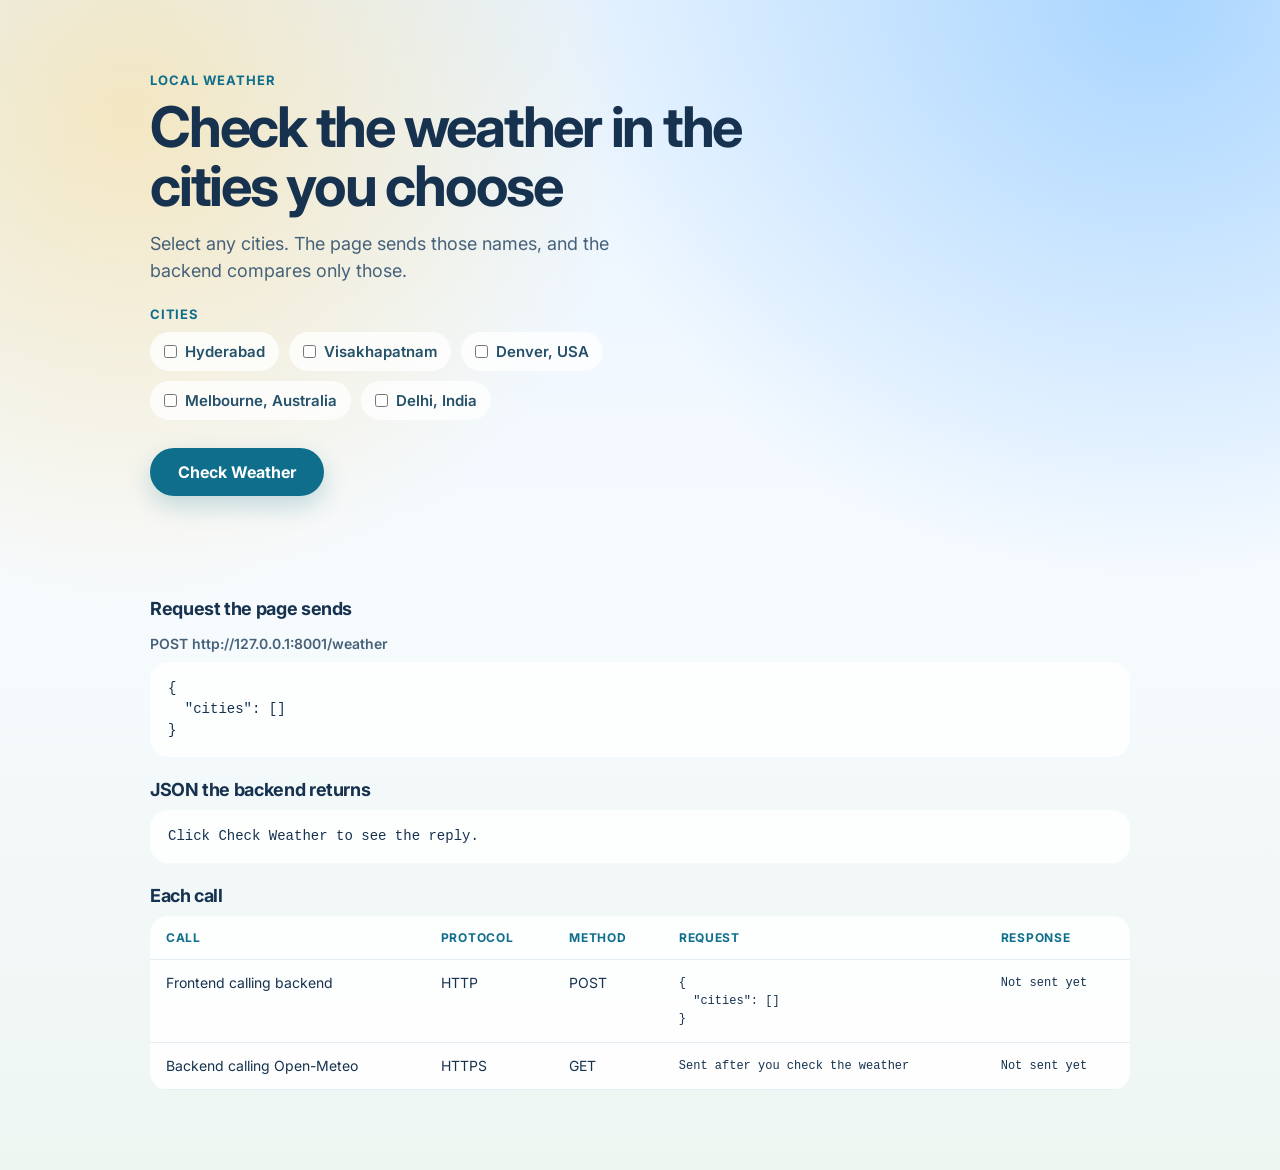
<file: weather.html>
<!DOCTYPE html>
<html lang="en">
<head>
    <meta charset="UTF-8">
    <meta name="viewport" content="width=device-width, initial-scale=1.0">
    <title>Check Weather</title>
    <link rel="stylesheet" href="weather.css">
    <link rel="preconnect" href="https://fonts.googleapis.com">
    <link href="https://fonts.googleapis.com/css2?family=Inter:wght@400;500;600;700;800&display=swap" rel="stylesheet">
</head>
<body>
    <main class="page">
        <header class="intro">
            <p class="eyebrow">Local weather</p>
            <h1>Check the weather in the cities you choose</h1>
            <p class="intro-copy">
                Select any cities. The page sends those names, and the backend compares only those.
            </p>
            <fieldset class="city-choices">
                <legend>Cities</legend>
                <label class="choice"><input type="checkbox" name="city" value="hyderabad"> Hyderabad</label>
                <label class="choice"><input type="checkbox" name="city" value="visakhapatnam"> Visakhapatnam</label>
                <label class="choice"><input type="checkbox" name="city" value="denver"> Denver, USA</label>
                <label class="choice"><input type="checkbox" name="city" value="melbourne"> Melbourne, Australia</label>
                <label class="choice"><input type="checkbox" name="city" value="delhi"> Delhi, India</label>
            </fieldset>
            <button type="button" id="check-weather" class="check-button">
                Check Weather
            </button>
            <p id="status" class="status" role="status"></p>
        </header>

        <section class="cities" aria-label="City weather">
            <article class="city-card is-hidden" id="hyderabad">
                <p class="city-label">City 1</p>
                <h2>Hyderabad</h2>
                <p class="city-region">Telangana, India</p>
                <div class="weather-slot">
                    <p class="placeholder">Weather shows here after you check.</p>
                </div>
            </article>
            <article class="city-card is-hidden" id="visakhapatnam">
                <p class="city-label">City 2</p>
                <h2>Visakhapatnam</h2>
                <p class="city-region">Andhra Pradesh, India</p>
                <div class="weather-slot">
                    <p class="placeholder">Weather shows here after you check.</p>
                </div>
            </article>
            <article class="city-card is-hidden" id="denver">
                <p class="city-label">City 3</p>
                <h2>Denver</h2>
                <p class="city-region">Colorado, USA</p>
                <div class="weather-slot">
                    <p class="placeholder">Weather shows here after you check.</p>
                </div>
            </article>
            <article class="city-card is-hidden" id="melbourne">
                <p class="city-label">City 4</p>
                <h2>Melbourne</h2>
                <p class="city-region">Victoria, Australia</p>
                <div class="weather-slot">
                    <p class="placeholder">Weather shows here after you check.</p>
                </div>
            </article>
            <article class="city-card is-hidden" id="delhi">
                <p class="city-label">City 5</p>
                <h2>Delhi</h2>
                <p class="city-region">India</p>
                <div class="weather-slot">
                    <p class="placeholder">Weather shows here after you check.</p>
                </div>
            </article>
        </section>

        <section class="call-preview" aria-label="Backend call">
            <h2>Request the page sends</h2>
            <p class="request-line">POST http://127.0.0.1:8001/weather</p>
            <pre id="request-json"></pre>
            <h2>JSON the backend returns</h2>
            <pre id="response-json">Click Check Weather to see the reply.</pre>
            <h2>Each call</h2>
            <div class="table-wrap">
                <table id="call-table">
                    <thead>
                        <tr>
                            <th>Call</th>
                            <th>Protocol</th>
                            <th>Method</th>
                            <th>Request</th>
                            <th>Response</th>
                        </tr>
                    </thead>
                    <tbody></tbody>
                </table>
            </div>
        </section>
    </main>

    <script src="weather.js"></script>
</body>
</html>
</file>
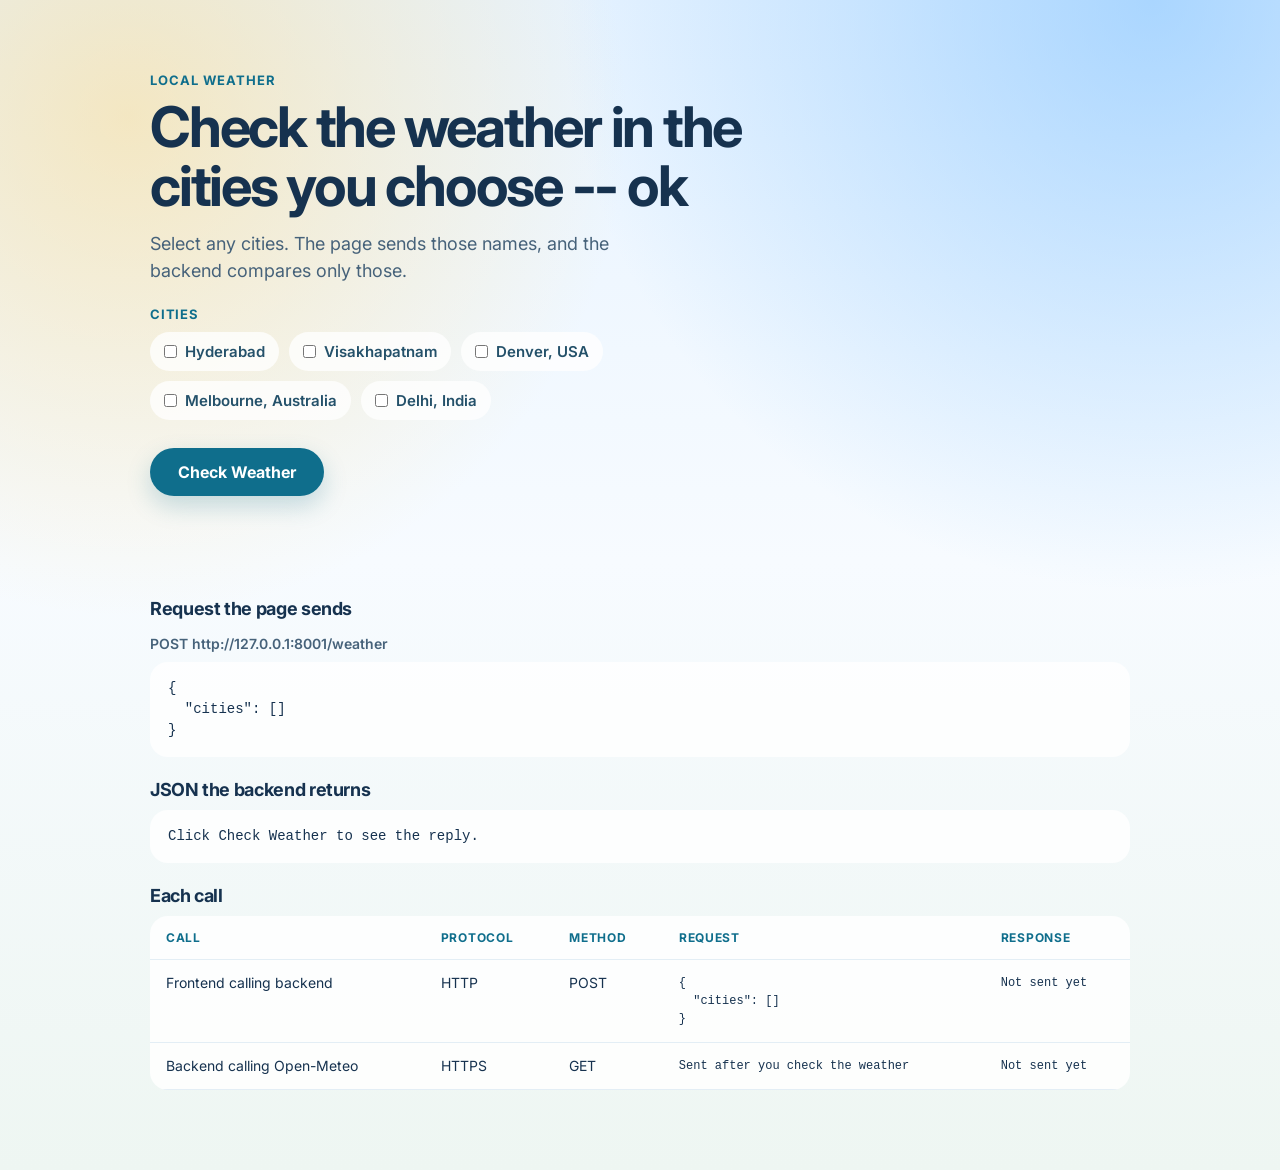
<file: weather/frontend/weather.html>
<!DOCTYPE html>
<html lang="en">
<head>
    <meta charset="UTF-8">
    <meta name="viewport" content="width=device-width, initial-scale=1.0">
    <title>Check Weather</title>
    <link rel="stylesheet" href="weather.css">
    <link rel="preconnect" href="https://fonts.googleapis.com">
    <link href="https://fonts.googleapis.com/css2?family=Inter:wght@400;500;600;700;800&display=swap" rel="stylesheet">
</head>
<body>
    <main class="page">
        <header class="intro">
            <p class="eyebrow">Local weather</p>
            <h1>Check the weather in the cities you choose -- ok </h1>
            <p class="intro-copy">
                Select any cities. The page sends those names, and the backend compares only those.
            </p>
            <fieldset class="city-choices">
                <legend>Cities</legend>
                <label class="choice"><input type="checkbox" name="city" value="hyderabad"> Hyderabad</label>
                <label class="choice"><input type="checkbox" name="city" value="visakhapatnam"> Visakhapatnam</label>
                <label class="choice"><input type="checkbox" name="city" value="denver"> Denver, USA</label>
                <label class="choice"><input type="checkbox" name="city" value="melbourne"> Melbourne, Australia</label>
                <label class="choice"><input type="checkbox" name="city" value="delhi"> Delhi, India</label>
            </fieldset>
            <button type="button" id="check-weather" class="check-button">
                Check Weather
            </button>
            <p id="status" class="status" role="status"></p>
        </header>

        <section class="cities" aria-label="City weather">
            <article class="city-card is-hidden" id="hyderabad">
                <p class="city-label">City 1</p>
                <h2>Hyderabad</h2>
                <p class="city-region">Telangana, India</p>
                <div class="weather-slot">
                    <p class="placeholder">Weather shows here after you check.</p>
                </div>
            </article>
            <article class="city-card is-hidden" id="visakhapatnam">
                <p class="city-label">City 2</p>
                <h2>Visakhapatnam</h2>
                <p class="city-region">Andhra Pradesh, India</p>
                <div class="weather-slot">
                    <p class="placeholder">Weather shows here after you check.</p>
                </div>
            </article>
            <article class="city-card is-hidden" id="denver">
                <p class="city-label">City 3</p>
                <h2>Denver</h2>
                <p class="city-region">Colorado, USA</p>
                <div class="weather-slot">
                    <p class="placeholder">Weather shows here after you check.</p>
                </div>
            </article>
            <article class="city-card is-hidden" id="melbourne">
                <p class="city-label">City 4</p>
                <h2>Melbourne</h2>
                <p class="city-region">Victoria, Australia</p>
                <div class="weather-slot">
                    <p class="placeholder">Weather shows here after you check.</p>
                </div>
            </article>
            <article class="city-card is-hidden" id="delhi">
                <p class="city-label">City 5</p>
                <h2>Delhi</h2>
                <p class="city-region">India</p>
                <div class="weather-slot">
                    <p class="placeholder">Weather shows here after you check.</p>
                </div>
            </article>
        </section>

        <section class="call-preview" aria-label="Backend call">
            <h2>Request the page sends</h2>
            <p class="request-line">POST http://127.0.0.1:8001/weather</p>
            <pre id="request-json"></pre>
            <h2>JSON the backend returns</h2>
            <pre id="response-json">Click Check Weather to see the reply.</pre>
            <h2>Each call</h2>
            <div class="table-wrap">
                <table id="call-table">
                    <thead>
                        <tr>
                            <th>Call</th>
                            <th>Protocol</th>
                            <th>Method</th>
                            <th>Request</th>
                            <th>Response</th>
                        </tr>
                    </thead>
                    <tbody></tbody>
                </table>
            </div>
        </section>
    </main>

    <script src="weather.js"></script>
</body>
</html>
</file>
<file: weather.css>
* {
    margin: 0;
    padding: 0;
    box-sizing: border-box;
}

body {
    min-height: 100vh;
    font-family: "Inter", sans-serif;
    color: #16324f;
    background:
        radial-gradient(circle at 10% 10%, rgba(255, 214, 120, 0.45), transparent 32%),
        radial-gradient(circle at 90% 0%, rgba(120, 190, 255, 0.55), transparent 36%),
        linear-gradient(180deg, #e7f3ff 0%, #f7fbff 48%, #eef6f2 100%);
}

.page {
    width: min(980px, calc(100% - 32px));
    margin: 0 auto;
    padding: 72px 0 80px;
}

.intro {
    max-width: 640px;
    margin-bottom: 36px;
}

.eyebrow {
    margin-bottom: 10px;
    color: #0f6e8c;
    font-size: 13px;
    font-weight: 700;
    letter-spacing: 0.08em;
    text-transform: uppercase;
}

h1 {
    font-size: clamp(36px, 5vw, 56px);
    line-height: 1.05;
    letter-spacing: -0.04em;
}

.intro-copy {
    margin-top: 14px;
    max-width: 520px;
    color: #46627a;
    font-size: 18px;
    line-height: 1.5;
}

.city-choices {
    display: flex;
    flex-wrap: wrap;
    gap: 10px;
    margin-top: 22px;
    border: 0;
    padding: 0;
}

.city-choices legend {
    margin-bottom: 10px;
    color: #0f6e8c;
    font-size: 13px;
    font-weight: 700;
    letter-spacing: 0.06em;
    text-transform: uppercase;
}

.choice {
    display: inline-flex;
    align-items: center;
    gap: 8px;
    padding: 10px 14px;
    border-radius: 999px;
    background: rgba(255, 255, 255, 0.78);
    color: #24516a;
    font-size: 15px;
    font-weight: 600;
    cursor: pointer;
}

.choice input {
    accent-color: #0f6e8c;
}

.city-card.is-hidden {
    display: none;
}

.check-button {
    margin-top: 28px;
    padding: 14px 28px;
    border: 0;
    border-radius: 999px;
    background: #0f6e8c;
    color: white;
    font: inherit;
    font-size: 16px;
    font-weight: 700;
    cursor: pointer;
    box-shadow: 0 10px 24px rgba(15, 110, 140, 0.22);
}

.check-button:hover {
    background: #0c5b74;
}

.check-button:disabled {
    cursor: wait;
    opacity: 0.7;
}

.request-line {
    margin-top: 16px;
    color: #46627a;
    font-size: 14px;
    font-weight: 600;
    word-break: break-all;
}

.status {
    min-height: 24px;
    margin-top: 14px;
    color: #8a3b3b;
    font-size: 14px;
}

.status.is-result {
    color: #16324f;
    font-size: 16px;
    font-weight: 600;
}

.cities {
    display: grid;
    grid-template-columns: repeat(2, minmax(0, 1fr));
    gap: 20px;
}

.city-card {
    min-height: 280px;
    padding: 28px;
    border: 1px solid rgba(255, 255, 255, 0.7);
    border-radius: 28px;
    background: rgba(255, 255, 255, 0.78);
    box-shadow: 0 18px 40px rgba(40, 80, 110, 0.08);
}

.city-label {
    color: #0f6e8c;
    font-size: 13px;
    font-weight: 700;
    letter-spacing: 0.06em;
    text-transform: uppercase;
}

.city-card h2 {
    margin-top: 8px;
    font-size: 32px;
    letter-spacing: -0.03em;
}

.city-region {
    margin-top: 4px;
    color: #5d7690;
}

.weather-slot {
    margin-top: 28px;
}

.placeholder {
    color: #6d8498;
}

.temperature {
    font-size: 64px;
    font-weight: 800;
    letter-spacing: -0.05em;
    line-height: 1;
}

.condition {
    margin-top: 8px;
    font-size: 20px;
    font-weight: 600;
}

.details {
    display: flex;
    flex-wrap: wrap;
    gap: 10px;
    margin-top: 18px;
}

.details span {
    padding: 8px 12px;
    border-radius: 999px;
    background: #e7f4fb;
    color: #24516a;
    font-size: 14px;
    font-weight: 600;
}

.call-preview {
    margin-top: 28px;
}

.call-preview h2 {
    margin-top: 22px;
    font-size: 18px;
    letter-spacing: -0.02em;
}

.call-preview pre {
    margin-top: 10px;
    padding: 16px 18px;
    border-radius: 18px;
    background: rgba(255, 255, 255, 0.86);
    color: #16324f;
    font-size: 14px;
    line-height: 1.5;
    white-space: pre-wrap;
    word-break: break-word;
}

.table-wrap {
    margin-top: 10px;
    overflow-x: auto;
    border-radius: 18px;
    background: rgba(255, 255, 255, 0.86);
}

#call-table {
    width: 100%;
    border-collapse: collapse;
    font-size: 14px;
}

#call-table th,
#call-table td {
    padding: 14px 16px;
    border-bottom: 1px solid #e3eef5;
    text-align: left;
    vertical-align: top;
}

#call-table th {
    color: #0f6e8c;
    font-size: 12px;
    font-weight: 700;
    letter-spacing: 0.06em;
    text-transform: uppercase;
}

#call-table td pre {
    margin-top: 0;
    padding: 0;
    background: transparent;
    font-size: 12px;
}

@media (max-width: 720px) {
    .page {
        padding-top: 40px;
    }

    .cities {
        grid-template-columns: 1fr;
    }
}
</file>
<file: weather/frontend/weather.css>
* {
    margin: 0;
    padding: 0;
    box-sizing: border-box;
}

body {
    min-height: 100vh;
    font-family: "Inter", sans-serif;
    color: #16324f;
    background:
        radial-gradient(circle at 10% 10%, rgba(255, 214, 120, 0.45), transparent 32%),
        radial-gradient(circle at 90% 0%, rgba(120, 190, 255, 0.55), transparent 36%),
        linear-gradient(180deg, #e7f3ff 0%, #f7fbff 48%, #eef6f2 100%);
}

.page {
    width: min(980px, calc(100% - 32px));
    margin: 0 auto;
    padding: 72px 0 80px;
}

.intro {
    max-width: 640px;
    margin-bottom: 36px;
}

.eyebrow {
    margin-bottom: 10px;
    color: #0f6e8c;
    font-size: 13px;
    font-weight: 700;
    letter-spacing: 0.08em;
    text-transform: uppercase;
}

h1 {
    font-size: clamp(36px, 5vw, 56px);
    line-height: 1.05;
    letter-spacing: -0.04em;
}

.intro-copy {
    margin-top: 14px;
    max-width: 520px;
    color: #46627a;
    font-size: 18px;
    line-height: 1.5;
}

.city-choices {
    display: flex;
    flex-wrap: wrap;
    gap: 10px;
    margin-top: 22px;
    border: 0;
    padding: 0;
}

.city-choices legend {
    margin-bottom: 10px;
    color: #0f6e8c;
    font-size: 13px;
    font-weight: 700;
    letter-spacing: 0.06em;
    text-transform: uppercase;
}

.choice {
    display: inline-flex;
    align-items: center;
    gap: 8px;
    padding: 10px 14px;
    border-radius: 999px;
    background: rgba(255, 255, 255, 0.78);
    color: #24516a;
    font-size: 15px;
    font-weight: 600;
    cursor: pointer;
}

.choice input {
    accent-color: #0f6e8c;
}

.city-card.is-hidden {
    display: none;
}

.check-button {
    margin-top: 28px;
    padding: 14px 28px;
    border: 0;
    border-radius: 999px;
    background: #0f6e8c;
    color: white;
    font: inherit;
    font-size: 16px;
    font-weight: 700;
    cursor: pointer;
    box-shadow: 0 10px 24px rgba(15, 110, 140, 0.22);
}

.check-button:hover {
    background: #0c5b74;
}

.check-button:disabled {
    cursor: wait;
    opacity: 0.7;
}

.request-line {
    margin-top: 16px;
    color: #46627a;
    font-size: 14px;
    font-weight: 600;
    word-break: break-all;
}

.status {
    min-height: 24px;
    margin-top: 14px;
    color: #8a3b3b;
    font-size: 14px;
}

.status.is-result {
    color: #16324f;
    font-size: 16px;
    font-weight: 600;
}

.cities {
    display: grid;
    grid-template-columns: repeat(2, minmax(0, 1fr));
    gap: 20px;
}

.city-card {
    min-height: 280px;
    padding: 28px;
    border: 1px solid rgba(255, 255, 255, 0.7);
    border-radius: 28px;
    background: rgba(255, 255, 255, 0.78);
    box-shadow: 0 18px 40px rgba(40, 80, 110, 0.08);
}

.city-label {
    color: #0f6e8c;
    font-size: 13px;
    font-weight: 700;
    letter-spacing: 0.06em;
    text-transform: uppercase;
}

.city-card h2 {
    margin-top: 8px;
    font-size: 32px;
    letter-spacing: -0.03em;
}

.city-region {
    margin-top: 4px;
    color: #5d7690;
}

.weather-slot {
    margin-top: 28px;
}

.placeholder {
    color: #6d8498;
}

.temperature {
    font-size: 64px;
    font-weight: 800;
    letter-spacing: -0.05em;
    line-height: 1;
}

.condition {
    margin-top: 8px;
    font-size: 20px;
    font-weight: 600;
}

.details {
    display: flex;
    flex-wrap: wrap;
    gap: 10px;
    margin-top: 18px;
}

.details span {
    padding: 8px 12px;
    border-radius: 999px;
    background: #e7f4fb;
    color: #24516a;
    font-size: 14px;
    font-weight: 600;
}

.call-preview {
    margin-top: 28px;
}

.call-preview h2 {
    margin-top: 22px;
    font-size: 18px;
    letter-spacing: -0.02em;
}

.call-preview pre {
    margin-top: 10px;
    padding: 16px 18px;
    border-radius: 18px;
    background: rgba(255, 255, 255, 0.86);
    color: #16324f;
    font-size: 14px;
    line-height: 1.5;
    white-space: pre-wrap;
    word-break: break-word;
}

.table-wrap {
    margin-top: 10px;
    overflow-x: auto;
    border-radius: 18px;
    background: rgba(255, 255, 255, 0.86);
}

#call-table {
    width: 100%;
    border-collapse: collapse;
    font-size: 14px;
}

#call-table th,
#call-table td {
    padding: 14px 16px;
    border-bottom: 1px solid #e3eef5;
    text-align: left;
    vertical-align: top;
}

#call-table th {
    color: #0f6e8c;
    font-size: 12px;
    font-weight: 700;
    letter-spacing: 0.06em;
    text-transform: uppercase;
}

#call-table td pre {
    margin-top: 0;
    padding: 0;
    background: transparent;
    font-size: 12px;
}

@media (max-width: 720px) {
    .page {
        padding-top: 40px;
    }

    .cities {
        grid-template-columns: 1fr;
    }
}
</file>
